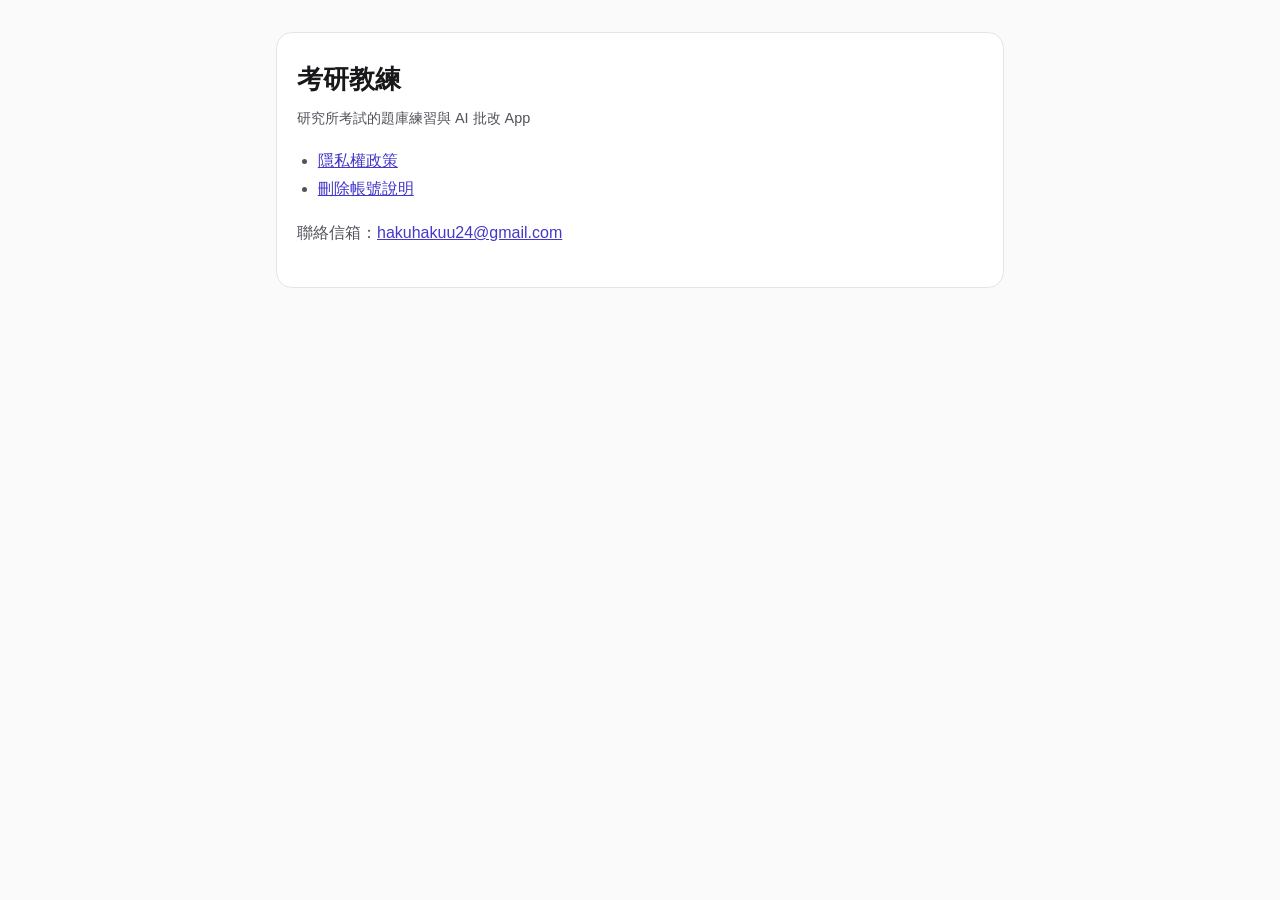
<file: index.html>
<!doctype html>
<html lang="zh-Hant">
<head>
  <meta charset="utf-8">
  <meta name="viewport" content="width=device-width, initial-scale=1">
  <title>考研教練</title>
  <link rel="stylesheet" href="style.css">
</head>
<body>
<main>
  <div class="card">
    <h1>考研教練</h1>
    <p class="meta">研究所考試的題庫練習與 AI 批改 App</p>
    <ul>
      <li><a href="privacy.html">隱私權政策</a></li>
      <li><a href="delete-account.html">刪除帳號說明</a></li>
    </ul>
    <p>聯絡信箱：<a href="mailto:hakuhakuu24@gmail.com">hakuhakuu24@gmail.com</a></p>
  </div>
</main>
</body>
</html>
</file>
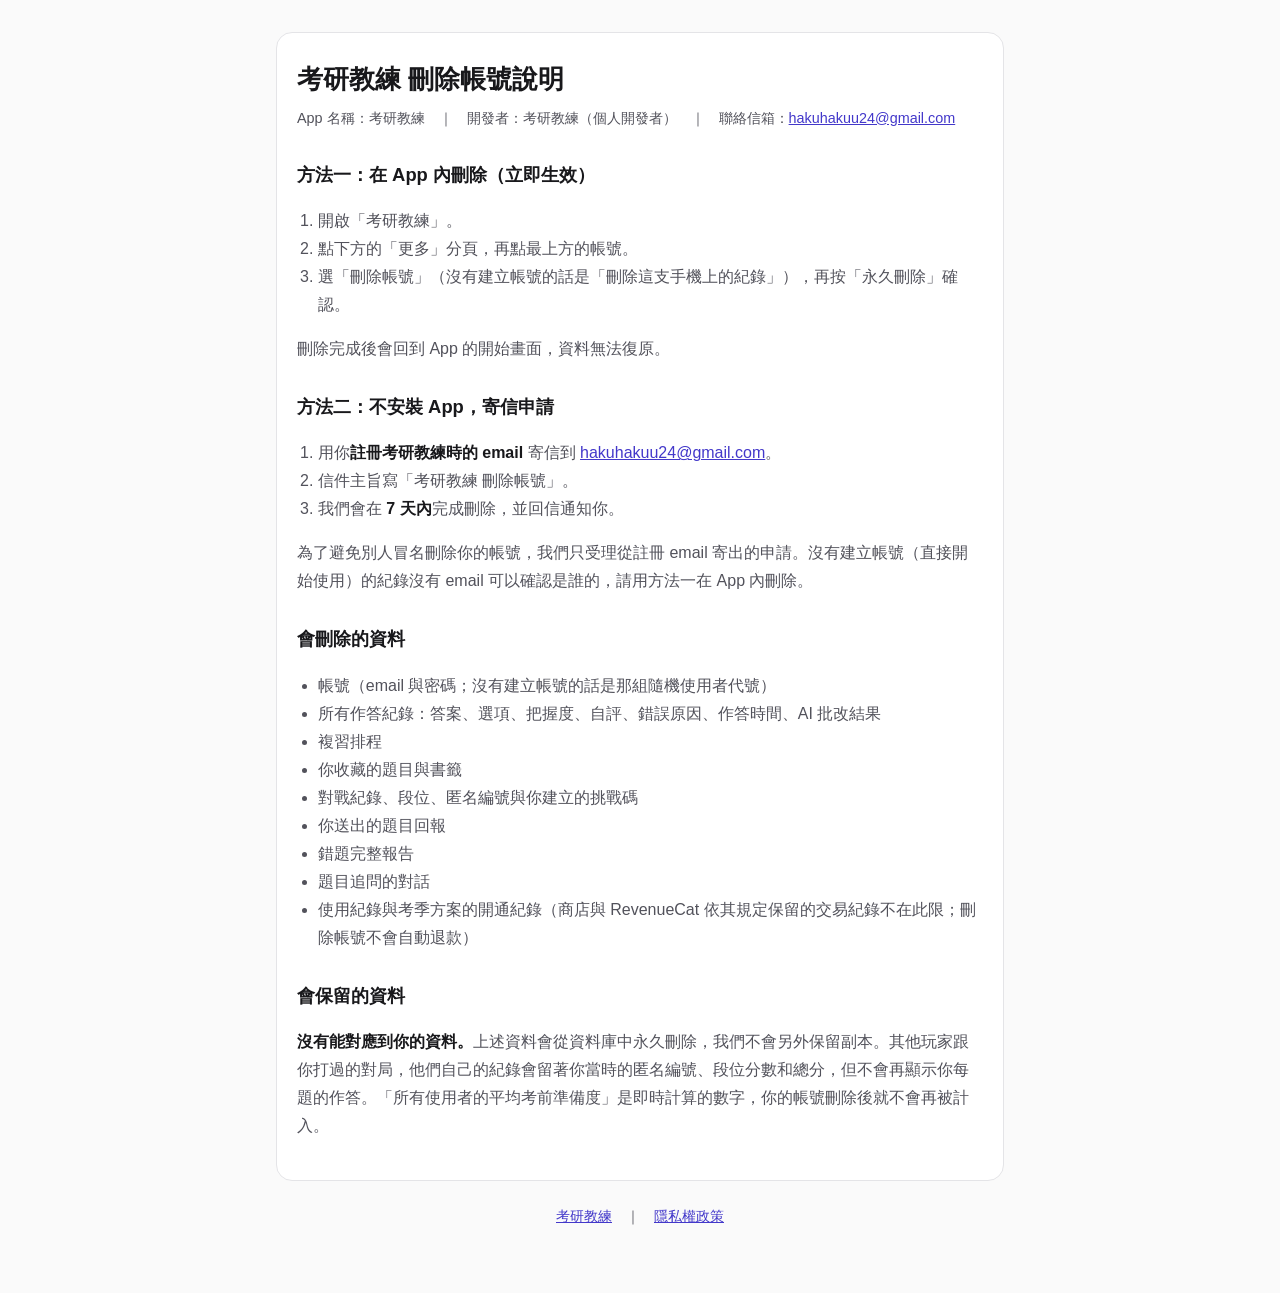
<file: delete-account.html>
<!doctype html>
<html lang="zh-Hant">
<head>
  <meta charset="utf-8">
  <meta name="viewport" content="width=device-width, initial-scale=1">
  <title>考研教練 刪除帳號說明</title>
  <link rel="stylesheet" href="style.css">
</head>
<body>
<main>
  <div class="card">
    <h1>考研教練 刪除帳號說明</h1>
    <p class="meta">App 名稱：考研教練　｜　開發者：考研教練（個人開發者）　｜　聯絡信箱：<a href="mailto:hakuhakuu24@gmail.com">hakuhakuu24@gmail.com</a></p>

    <h2>方法一：在 App 內刪除（立即生效）</h2>
    <ol>
      <li>開啟「考研教練」。</li>
      <li>點下方的「更多」分頁，再點最上方的帳號。</li>
      <li>選「刪除帳號」（沒有建立帳號的話是「刪除這支手機上的紀錄」），再按「永久刪除」確認。</li>
    </ol>
    <p>刪除完成後會回到 App 的開始畫面，資料無法復原。</p>

    <h2>方法二：不安裝 App，寄信申請</h2>
    <ol>
      <li>用你<strong>註冊考研教練時的 email</strong> 寄信到 <a href="mailto:hakuhakuu24@gmail.com?subject=%E8%80%83%E7%A0%94%E6%95%99%E7%B7%B4%20%E5%88%AA%E9%99%A4%E5%B8%B3%E8%99%9F">hakuhakuu24@gmail.com</a>。</li>
      <li>信件主旨寫「考研教練 刪除帳號」。</li>
      <li>我們會在 <strong>7 天內</strong>完成刪除，並回信通知你。</li>
    </ol>
    <p>為了避免別人冒名刪除你的帳號，我們只受理從註冊 email 寄出的申請。沒有建立帳號（直接開始使用）的紀錄沒有 email 可以確認是誰的，請用方法一在 App 內刪除。</p>

    <h2>會刪除的資料</h2>
    <ul>
      <li>帳號（email 與密碼；沒有建立帳號的話是那組隨機使用者代號）</li>
      <li>所有作答紀錄：答案、選項、把握度、自評、錯誤原因、作答時間、AI 批改結果</li>
      <li>複習排程</li>
      <li>你收藏的題目與書籤</li>
      <li>對戰紀錄、段位、匿名編號與你建立的挑戰碼</li>
      <li>你送出的題目回報</li>
      <li>錯題完整報告</li>
      <li>題目追問的對話</li>
      <li>使用紀錄與考季方案的開通紀錄（商店與 RevenueCat 依其規定保留的交易紀錄不在此限；刪除帳號不會自動退款）</li>
    </ul>

    <h2>會保留的資料</h2>
    <p><strong>沒有能對應到你的資料。</strong>上述資料會從資料庫中永久刪除，我們不會另外保留副本。其他玩家跟你打過的對局，他們自己的紀錄會留著你當時的匿名編號、段位分數和總分，但不會再顯示你每題的作答。「所有使用者的平均考前準備度」是即時計算的數字，你的帳號刪除後就不會再被計入。</p>
  </div>
  <footer><a href="index.html">考研教練</a>　｜　<a href="privacy.html">隱私權政策</a></footer>
</main>
</body>
</html>
</file>
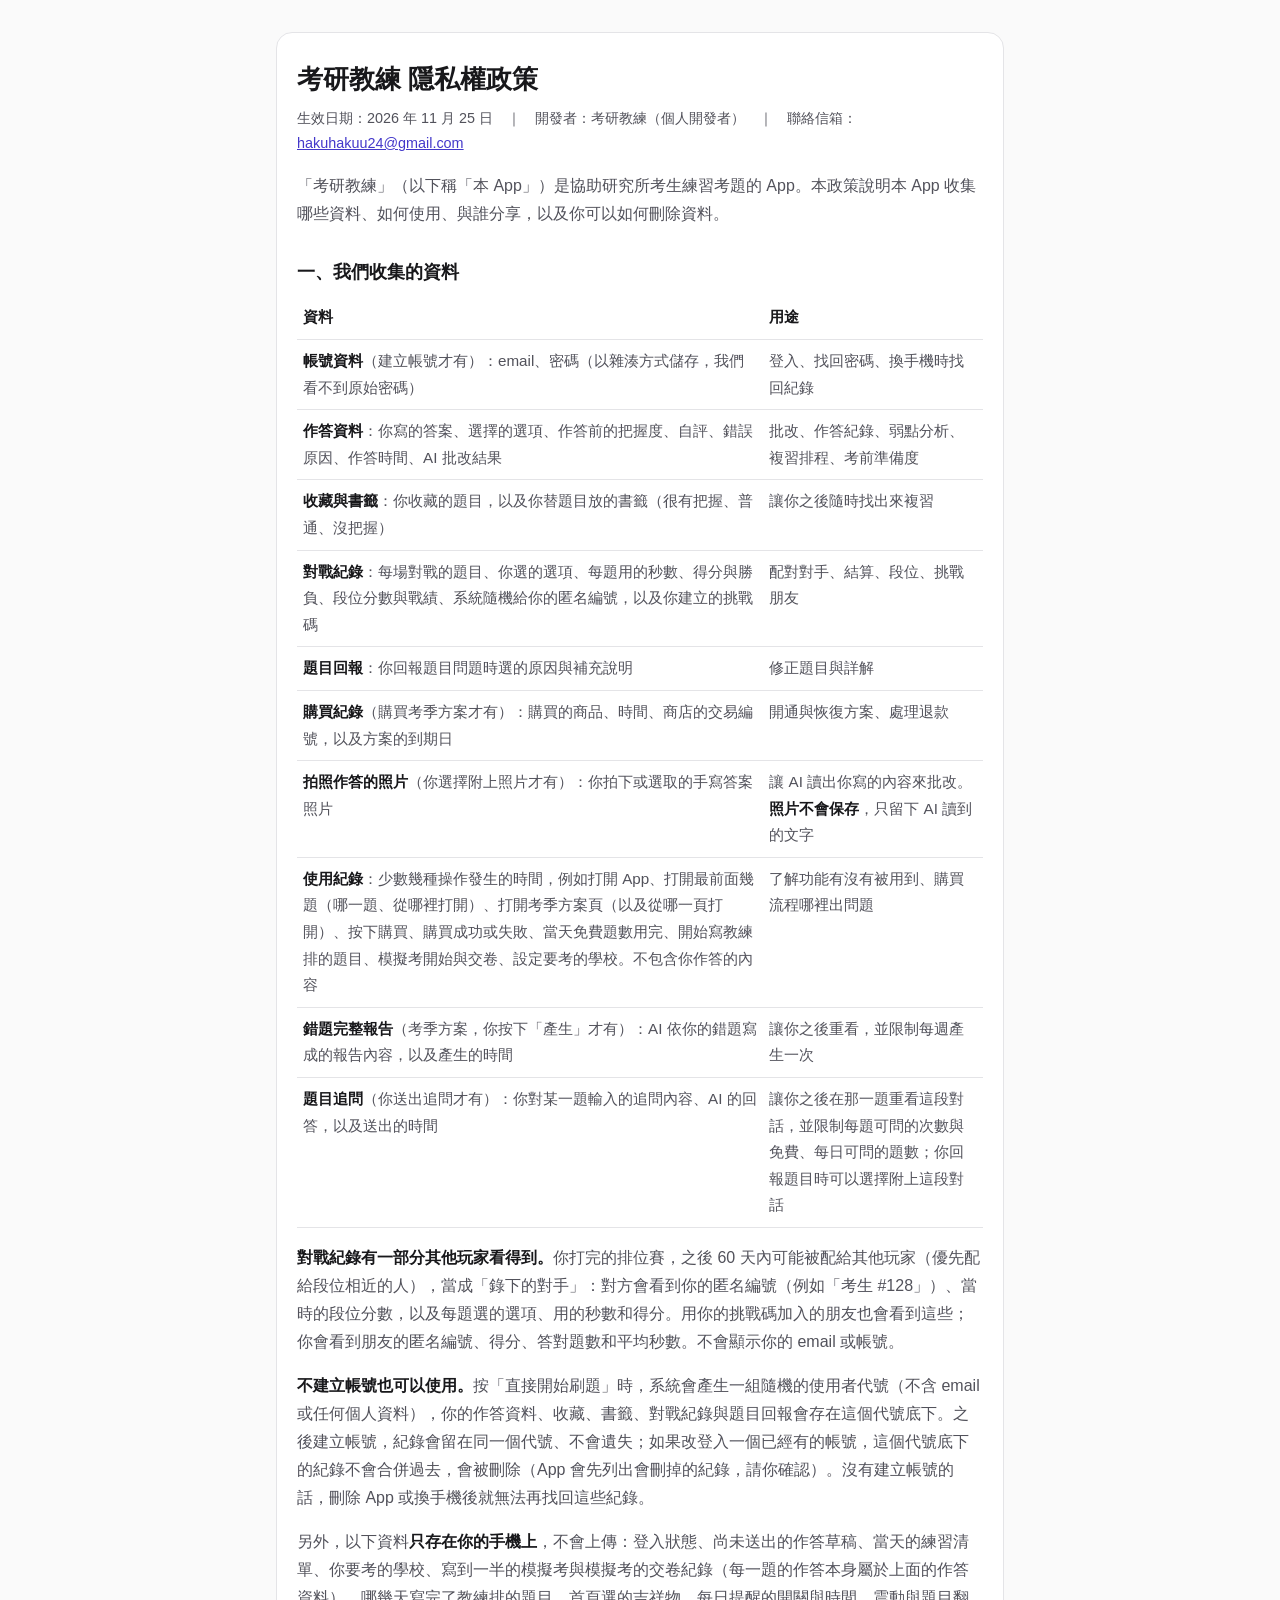
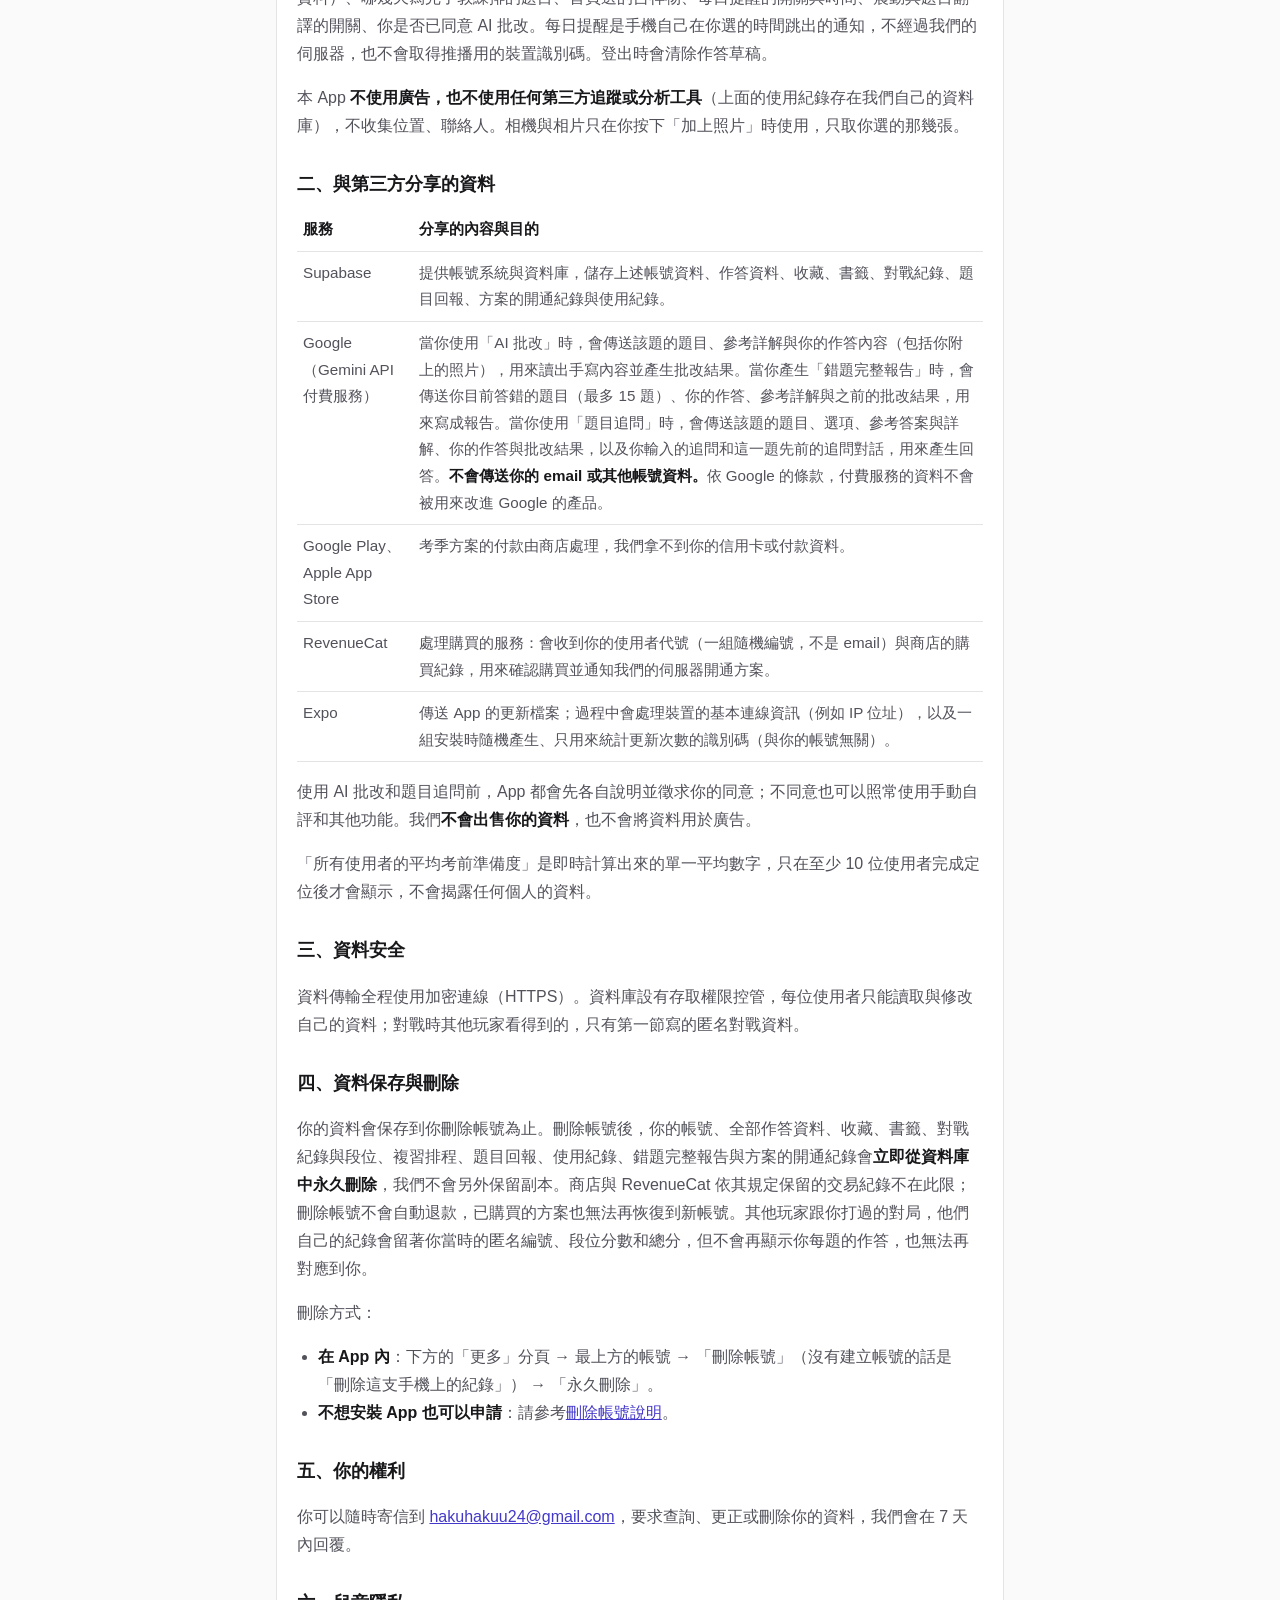
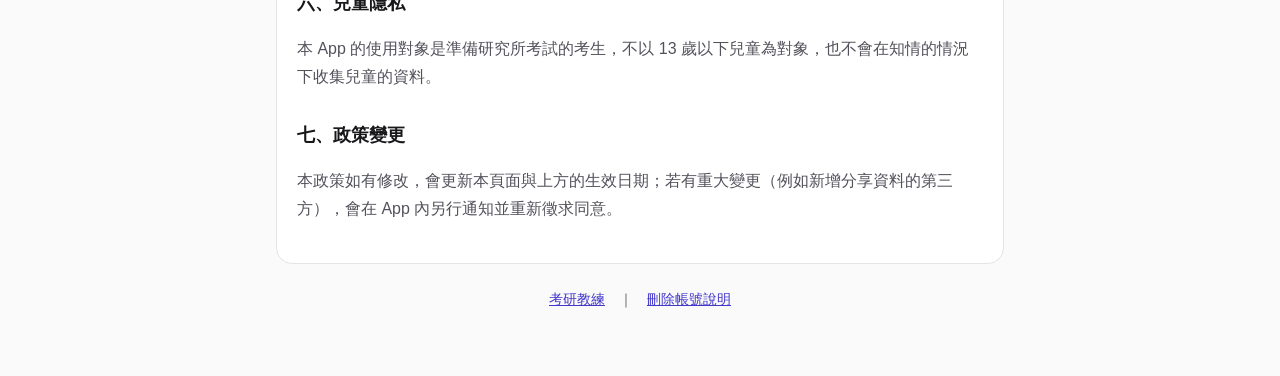
<file: privacy.html>
<!doctype html>
<html lang="zh-Hant">
<head>
  <meta charset="utf-8">
  <meta name="viewport" content="width=device-width, initial-scale=1">
  <title>考研教練 隱私權政策</title>
  <link rel="stylesheet" href="style.css">
</head>
<body>
<main>
  <div class="card">
    <h1>考研教練 隱私權政策</h1>
    <p class="meta">生效日期：2026 年 11 月 25 日　｜　開發者：考研教練（個人開發者）　｜　聯絡信箱：<a href="mailto:hakuhakuu24@gmail.com">hakuhakuu24@gmail.com</a></p>

    <p>「考研教練」（以下稱「本 App」）是協助研究所考生練習考題的 App。本政策說明本 App 收集哪些資料、如何使用、與誰分享，以及你可以如何刪除資料。</p>

    <h2>一、我們收集的資料</h2>
    <table>
      <tr><th>資料</th><th>用途</th></tr>
      <tr><td><strong>帳號資料</strong>（建立帳號才有）：email、密碼（以雜湊方式儲存，我們看不到原始密碼）</td><td>登入、找回密碼、換手機時找回紀錄</td></tr>
      <tr><td><strong>作答資料</strong>：你寫的答案、選擇的選項、作答前的把握度、自評、錯誤原因、作答時間、AI 批改結果</td><td>批改、作答紀錄、弱點分析、複習排程、考前準備度</td></tr>
      <tr><td><strong>收藏與書籤</strong>：你收藏的題目，以及你替題目放的書籤（很有把握、普通、沒把握）</td><td>讓你之後隨時找出來複習</td></tr>
      <tr><td><strong>對戰紀錄</strong>：每場對戰的題目、你選的選項、每題用的秒數、得分與勝負、段位分數與戰績、系統隨機給你的匿名編號，以及你建立的挑戰碼</td><td>配對對手、結算、段位、挑戰朋友</td></tr>
      <tr><td><strong>題目回報</strong>：你回報題目問題時選的原因與補充說明</td><td>修正題目與詳解</td></tr>
      <tr><td><strong>購買紀錄</strong>（購買考季方案才有）：購買的商品、時間、商店的交易編號，以及方案的到期日</td><td>開通與恢復方案、處理退款</td></tr>
      <tr><td><strong>拍照作答的照片</strong>（你選擇附上照片才有）：你拍下或選取的手寫答案照片</td><td>讓 AI 讀出你寫的內容來批改。<strong>照片不會保存</strong>，只留下 AI 讀到的文字</td></tr>
      <tr><td><strong>使用紀錄</strong>：少數幾種操作發生的時間，例如打開 App、打開最前面幾題（哪一題、從哪裡打開）、打開考季方案頁（以及從哪一頁打開）、按下購買、購買成功或失敗、當天免費題數用完、開始寫教練排的題目、模擬考開始與交卷、設定要考的學校。不包含你作答的內容</td><td>了解功能有沒有被用到、購買流程哪裡出問題</td></tr>
      <tr><td><strong>錯題完整報告</strong>（考季方案，你按下「產生」才有）：AI 依你的錯題寫成的報告內容，以及產生的時間</td><td>讓你之後重看，並限制每週產生一次</td></tr>
      <tr><td><strong>題目追問</strong>（你送出追問才有）：你對某一題輸入的追問內容、AI 的回答，以及送出的時間</td><td>讓你之後在那一題重看這段對話，並限制每題可問的次數與免費、每日可問的題數；你回報題目時可以選擇附上這段對話</td></tr>
    </table>
    <p><strong>對戰紀錄有一部分其他玩家看得到。</strong>你打完的排位賽，之後 60 天內可能被配給其他玩家（優先配給段位相近的人），當成「錄下的對手」：對方會看到你的匿名編號（例如「考生 #128」）、當時的段位分數，以及每題選的選項、用的秒數和得分。用你的挑戰碼加入的朋友也會看到這些；你會看到朋友的匿名編號、得分、答對題數和平均秒數。不會顯示你的 email 或帳號。</p>
    <p><strong>不建立帳號也可以使用。</strong>按「直接開始刷題」時，系統會產生一組隨機的使用者代號（不含 email 或任何個人資料），你的作答資料、收藏、書籤、對戰紀錄與題目回報會存在這個代號底下。之後建立帳號，紀錄會留在同一個代號、不會遺失；如果改登入一個已經有的帳號，這個代號底下的紀錄不會合併過去，會被刪除（App 會先列出會刪掉的紀錄，請你確認）。沒有建立帳號的話，刪除 App 或換手機後就無法再找回這些紀錄。</p>
    <p>另外，以下資料<strong>只存在你的手機上</strong>，不會上傳：登入狀態、尚未送出的作答草稿、當天的練習清單、你要考的學校、寫到一半的模擬考與模擬考的交卷紀錄（每一題的作答本身屬於上面的作答資料）、哪幾天寫完了教練排的題目、首頁選的吉祥物、每日提醒的開關與時間、震動與題目翻譯的開關、你是否已同意 AI 批改。每日提醒是手機自己在你選的時間跳出的通知，不經過我們的伺服器，也不會取得推播用的裝置識別碼。登出時會清除作答草稿。</p>
    <p>本 App <strong>不使用廣告，也不使用任何第三方追蹤或分析工具</strong>（上面的使用紀錄存在我們自己的資料庫），不收集位置、聯絡人。相機與相片只在你按下「加上照片」時使用，只取你選的那幾張。</p>

    <h2>二、與第三方分享的資料</h2>
    <table>
      <tr><th>服務</th><th>分享的內容與目的</th></tr>
      <tr><td>Supabase</td><td>提供帳號系統與資料庫，儲存上述帳號資料、作答資料、收藏、書籤、對戰紀錄、題目回報、方案的開通紀錄與使用紀錄。</td></tr>
      <tr><td>Google（Gemini API 付費服務）</td><td>當你使用「AI 批改」時，會傳送該題的題目、參考詳解與你的作答內容（包括你附上的照片），用來讀出手寫內容並產生批改結果。當你產生「錯題完整報告」時，會傳送你目前答錯的題目（最多 15 題）、你的作答、參考詳解與之前的批改結果，用來寫成報告。當你使用「題目追問」時，會傳送該題的題目、選項、參考答案與詳解、你的作答與批改結果，以及你輸入的追問和這一題先前的追問對話，用來產生回答。<strong>不會傳送你的 email 或其他帳號資料。</strong>依 Google 的條款，付費服務的資料不會被用來改進 Google 的產品。</td></tr>
      <tr><td>Google Play、Apple App Store</td><td>考季方案的付款由商店處理，我們拿不到你的信用卡或付款資料。</td></tr>
      <tr><td>RevenueCat</td><td>處理購買的服務：會收到你的使用者代號（一組隨機編號，不是 email）與商店的購買紀錄，用來確認購買並通知我們的伺服器開通方案。</td></tr>
      <tr><td>Expo</td><td>傳送 App 的更新檔案；過程中會處理裝置的基本連線資訊（例如 IP 位址），以及一組安裝時隨機產生、只用來統計更新次數的識別碼（與你的帳號無關）。</td></tr>
    </table>
    <p>使用 AI 批改和題目追問前，App 都會先各自說明並徵求你的同意；不同意也可以照常使用手動自評和其他功能。我們<strong>不會出售你的資料</strong>，也不會將資料用於廣告。</p>
    <p>「所有使用者的平均考前準備度」是即時計算出來的單一平均數字，只在至少 10 位使用者完成定位後才會顯示，不會揭露任何個人的資料。</p>

    <h2>三、資料安全</h2>
    <p>資料傳輸全程使用加密連線（HTTPS）。資料庫設有存取權限控管，每位使用者只能讀取與修改自己的資料；對戰時其他玩家看得到的，只有第一節寫的匿名對戰資料。</p>

    <h2>四、資料保存與刪除</h2>
    <p>你的資料會保存到你刪除帳號為止。刪除帳號後，你的帳號、全部作答資料、收藏、書籤、對戰紀錄與段位、複習排程、題目回報、使用紀錄、錯題完整報告與方案的開通紀錄會<strong>立即從資料庫中永久刪除</strong>，我們不會另外保留副本。商店與 RevenueCat 依其規定保留的交易紀錄不在此限；刪除帳號不會自動退款，已購買的方案也無法再恢復到新帳號。其他玩家跟你打過的對局，他們自己的紀錄會留著你當時的匿名編號、段位分數和總分，但不會再顯示你每題的作答，也無法再對應到你。</p>
    <p>刪除方式：</p>
    <ul>
      <li><strong>在 App 內</strong>：下方的「更多」分頁 → 最上方的帳號 → 「刪除帳號」（沒有建立帳號的話是「刪除這支手機上的紀錄」） → 「永久刪除」。</li>
      <li><strong>不想安裝 App 也可以申請</strong>：請參考<a href="delete-account.html">刪除帳號說明</a>。</li>
    </ul>

    <h2>五、你的權利</h2>
    <p>你可以隨時寄信到 <a href="mailto:hakuhakuu24@gmail.com">hakuhakuu24@gmail.com</a>，要求查詢、更正或刪除你的資料，我們會在 7 天內回覆。</p>

    <h2>六、兒童隱私</h2>
    <p>本 App 的使用對象是準備研究所考試的考生，不以 13 歲以下兒童為對象，也不會在知情的情況下收集兒童的資料。</p>

    <h2>七、政策變更</h2>
    <p>本政策如有修改，會更新本頁面與上方的生效日期；若有重大變更（例如新增分享資料的第三方），會在 App 內另行通知並重新徵求同意。</p>
  </div>
  <footer><a href="index.html">考研教練</a>　｜　<a href="delete-account.html">刪除帳號說明</a></footer>
</main>
</body>
</html>
</file>
<file: style.css>
:root {
  --ink: #18181b;
  --ink2: #52525b;
  --line: #e4e4e7;
  --bg: #fafafa;
  --card: #ffffff;
  --accent: #4338ca;
}
@media (prefers-color-scheme: dark) {
  :root { --ink: #f4f4f5; --ink2: #a1a1aa; --line: #3f3f46; --bg: #18181b; --card: #27272a; --accent: #a5b4fc; }
}
* { box-sizing: border-box; }
body {
  margin: 0;
  background: var(--bg);
  color: var(--ink);
  font-family: -apple-system, BlinkMacSystemFont, "Segoe UI", "Noto Sans TC", "PingFang TC", "Microsoft JhengHei", sans-serif;
  line-height: 1.75;
}
main { max-width: 760px; margin: 0 auto; padding: 32px 16px 64px; }
.card { background: var(--card); border: 1px solid var(--line); border-radius: 16px; padding: 24px 20px; }
h1 { font-size: 1.6rem; margin: 0 0 4px; }
h2 { font-size: 1.15rem; margin: 28px 0 8px; }
p, li { color: var(--ink2); }
strong { color: var(--ink); }
a { color: var(--accent); }
.meta { font-size: 0.9rem; color: var(--ink2); margin: 0 0 16px; }
table { width: 100%; border-collapse: collapse; font-size: 0.95rem; }
th, td { text-align: left; vertical-align: top; padding: 8px 6px; border-bottom: 1px solid var(--line); }
th { color: var(--ink); }
td { color: var(--ink2); }
ol, ul { padding-left: 1.3em; }
footer { margin-top: 24px; font-size: 0.85rem; color: var(--ink2); text-align: center; }
</file>
